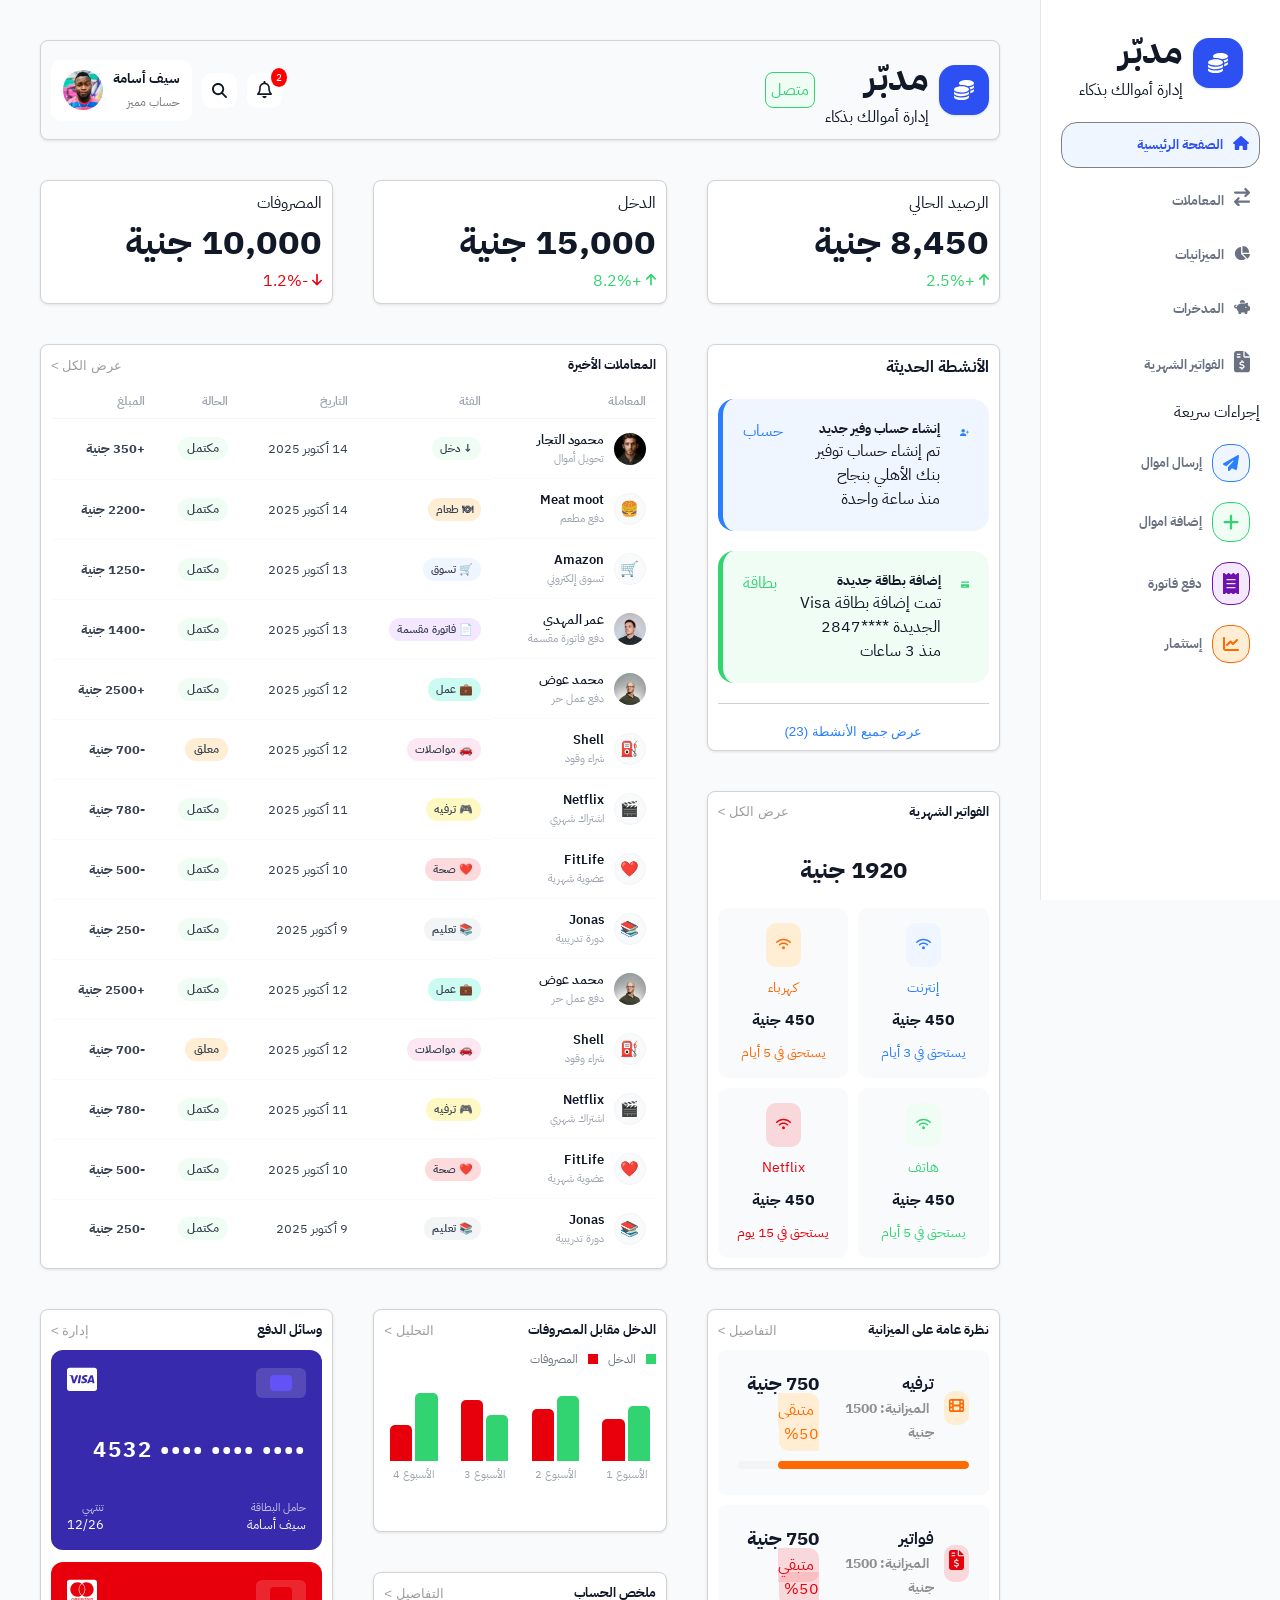
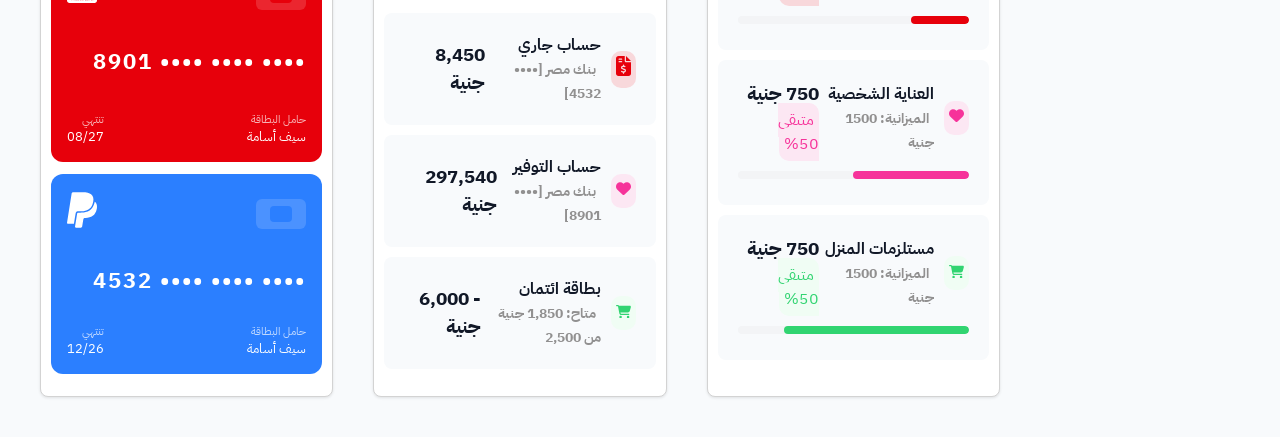
<file: index.html>
<!DOCTYPE html>
<html lang="en">

<head>
    <meta charset="UTF-8">
    <meta name="viewport" content="width=device-width, initial-scale=1.0">
    <link rel="icon" type="image/png" href="./images/favicon-Fp2d0rLL.png">
    <link rel="preconnect" href="https://fonts.googleapis.com" />
    <link rel="preconnect" href="https://fonts.gstatic.com" crossorigin />
    <link href="https://fonts.googleapis.com/css2?family=IBM+Plex+Sans+Arabic:wght@300;400;500;600;700&display=swap"
        rel="stylesheet" />

    <link rel="stylesheet" href="./css/style.css">
    <link rel="stylesheet" href="./css/media.css">
    <title>مدبر | إدارة اموالك بذكاء</title>
</head>

<body>
    <!-- Sidebar -->
    <aside class="sidebar" id="sidebar">
        <div class="sidebar-logo">
            <div class="logo-icon">
                <svg class="svg-inline--fa fa-coins text-white text-lg md:text-xl" aria-hidden="true" focusable="false"
                    data-prefix="fas" data-icon="coins" role="img" xmlns="http://www.w3.org/2000/svg"
                    viewBox="0 0 512 512" data-fa-i2svg="">
                    <path fill="currentColor"
                        d="M512 80c0 18-14.3 34.6-38.4 48c-29.1 16.1-72.5 27.5-122.3 30.9c-3.7-1.8-7.4-3.5-11.3-5C300.6 137.4 248.2 128 192 128c-8.3 0-16.4 .2-24.5 .6l-1.1-.6C142.3 114.6 128 98 128 80c0-44.2 86-80 192-80S512 35.8 512 80zM160.7 161.1c10.2-.7 20.7-1.1 31.3-1.1c62.2 0 117.4 12.3 152.5 31.4C369.3 204.9 384 221.7 384 240c0 4-.7 7.9-2.1 11.7c-4.6 13.2-17 25.3-35 35.5c0 0 0 0 0 0c-.1 .1-.3 .1-.4 .2l0 0 0 0c-.3 .2-.6 .3-.9 .5c-35 19.4-90.8 32-153.6 32c-59.6 0-112.9-11.3-148.2-29.1c-1.9-.9-3.7-1.9-5.5-2.9C14.3 274.6 0 258 0 240c0-34.8 53.4-64.5 128-75.4c10.5-1.5 21.4-2.7 32.7-3.5zM416 240c0-21.9-10.6-39.9-24.1-53.4c28.3-4.4 54.2-11.4 76.2-20.5c16.3-6.8 31.5-15.2 43.9-25.5V176c0 19.3-16.5 37.1-43.8 50.9c-14.6 7.4-32.4 13.7-52.4 18.5c.1-1.8 .2-3.5 .2-5.3zm-32 96c0 18-14.3 34.6-38.4 48c-1.8 1-3.6 1.9-5.5 2.9C304.9 404.7 251.6 416 192 416c-62.8 0-118.6-12.6-153.6-32C14.3 370.6 0 354 0 336V300.6c12.5 10.3 27.6 18.7 43.9 25.5C83.4 342.6 135.8 352 192 352s108.6-9.4 148.1-25.9c7.8-3.2 15.3-6.9 22.4-10.9c6.1-3.4 11.8-7.2 17.2-11.2c1.5-1.1 2.9-2.3 4.3-3.4V304v5.7V336zm32 0V304 278.1c19-4.2 36.5-9.5 52.1-16c16.3-6.8 31.5-15.2 43.9-25.5V272c0 10.5-5 21-14.9 30.9c-16.3 16.3-45 29.7-81.3 38.4c.1-1.7 .2-3.5 .2-5.3zM192 448c56.2 0 108.6-9.4 148.1-25.9c16.3-6.8 31.5-15.2 43.9-25.5V432c0 44.2-86 80-192 80S0 476.2 0 432V396.6c12.5 10.3 27.6 18.7 43.9 25.5C83.4 438.6 135.8 448 192 448z">
                    </path>
                </svg>
            </div>
            <div>
                <h1 class="logo-title">مدبّر</h1>
                <span class="logo-sub">إدارة أموالك بذكاء</span>
            </div>
        </div>
        <div class="side-list">
            <div class="item" id="active-item">
                <span>
                    <svg class="svg-inline--fa fa-house w-5 text-center text-blue-600" aria-hidden="true"
                        focusable="false" data-prefix="fas" data-icon="house" role="img"
                        xmlns="http://www.w3.org/2000/svg" viewBox="0 0 576 512" data-fa-i2svg="">
                        <path fill="currentColor"
                            d="M575.8 255.5c0 18-15 32.1-32 32.1h-32l.7 160.2c0 2.7-.2 5.4-.5 8.1V472c0 22.1-17.9 40-40 40H456c-1.1 0-2.2 0-3.3-.1c-1.4 .1-2.8 .1-4.2 .1H416 392c-22.1 0-40-17.9-40-40V448 384c0-17.7-14.3-32-32-32H256c-17.7 0-32 14.3-32 32v64 24c0 22.1-17.9 40-40 40H160 128.1c-1.5 0-3-.1-4.5-.2c-1.2 .1-2.4 .2-3.6 .2H104c-22.1 0-40-17.9-40-40V360c0-.9 0-1.9 .1-2.8V287.6H32c-18 0-32-14-32-32.1c0-9 3-17 10-24L266.4 8c7-7 15-8 22-8s15 2 21 7L564.8 231.5c8 7 12 15 11 24z">
                        </path>
                    </svg>
                </span>
                <h5>
                    الصفحة الرئيسية
                </h5>
            </div>
            <div class="item">
                <span>
                    <svg class="svg-inline--fa fa-arrow-right-arrow-left w-5 text-center text-gray-500"
                        aria-hidden="true" focusable="false" data-prefix="fas" data-icon="arrow-right-arrow-left"
                        role="img" xmlns="http://www.w3.org/2000/svg" viewBox="0 0 448 512" data-fa-i2svg="">
                        <path fill="currentColor"
                            d="M438.6 150.6c12.5-12.5 12.5-32.8 0-45.3l-96-96c-12.5-12.5-32.8-12.5-45.3 0s-12.5 32.8 0 45.3L338.7 96 32 96C14.3 96 0 110.3 0 128s14.3 32 32 32l306.7 0-41.4 41.4c-12.5 12.5-12.5 32.8 0 45.3s32.8 12.5 45.3 0l96-96zm-333.3 352c12.5 12.5 32.8 12.5 45.3 0s12.5-32.8 0-45.3L109.3 416 416 416c17.7 0 32-14.3 32-32s-14.3-32-32-32l-306.7 0 41.4-41.4c12.5-12.5 12.5-32.8 0-45.3s-32.8-12.5-45.3 0l-96 96c-12.5 12.5-12.5 32.8 0 45.3l96 96z">
                        </path>
                    </svg>
                </span>
                <h5>
                    المعاملات
                </h5>
            </div>
            <div class="item">
                <span>
                    <svg class="svg-inline--fa fa-chart-pie w-5 text-center text-gray-500" aria-hidden="true"
                        focusable="false" data-prefix="fas" data-icon="chart-pie" role="img"
                        xmlns="http://www.w3.org/2000/svg" viewBox="0 0 576 512" data-fa-i2svg="">
                        <path fill="currentColor"
                            d="M304 240V16.6c0-9 7-16.6 16-16.6C443.7 0 544 100.3 544 224c0 9-7.6 16-16.6 16H304zM32 272C32 150.7 122.1 50.3 239 34.3c9.2-1.3 17 6.1 17 15.4V288L412.5 444.5c6.7 6.7 6.2 17.7-1.5 23.1C371.8 495.6 323.8 512 272 512C139.5 512 32 404.6 32 272zm526.4 16c9.3 0 16.6 7.8 15.4 17c-7.7 55.9-34.6 105.6-73.9 142.3c-6 5.6-15.4 5.2-21.2-.7L320 288H558.4z">
                        </path>
                    </svg>
                </span>
                <h5>
                    الميزانيات
                </h5>
            </div>
            <div class="item">
                <span>
                    <svg class="svg-inline--fa fa-piggy-bank w-5 text-center text-gray-500" aria-hidden="true"
                        focusable="false" data-prefix="fas" data-icon="piggy-bank" role="img"
                        xmlns="http://www.w3.org/2000/svg" viewBox="0 0 576 512" data-fa-i2svg="">
                        <path fill="currentColor"
                            d="M400 96l0 .7c-5.3-.4-10.6-.7-16-.7H256c-16.5 0-32.5 2.1-47.8 6c-.1-2-.2-4-.2-6c0-53 43-96 96-96s96 43 96 96zm-16 32c3.5 0 7 .1 10.4 .3c4.2 .3 8.4 .7 12.6 1.3C424.6 109.1 450.8 96 480 96h11.5c10.4 0 18 9.8 15.5 19.9l-13.8 55.2c15.8 14.8 28.7 32.8 37.5 52.9H544c17.7 0 32 14.3 32 32v96c0 17.7-14.3 32-32 32H512c-9.1 12.1-19.9 22.9-32 32v64c0 17.7-14.3 32-32 32H416c-17.7 0-32-14.3-32-32V448H256v32c0 17.7-14.3 32-32 32H192c-17.7 0-32-14.3-32-32V416c-34.9-26.2-58.7-66.3-63.2-112H68c-37.6 0-68-30.4-68-68s30.4-68 68-68h4c13.3 0 24 10.7 24 24s-10.7 24-24 24H68c-11 0-20 9-20 20s9 20 20 20H99.2c12.1-59.8 57.7-107.5 116.3-122.8c12.9-3.4 26.5-5.2 40.5-5.2H384zm64 136a24 24 0 1 0 -48 0 24 24 0 1 0 48 0z">
                        </path>
                    </svg>
                </span>
                <h5>
                    المدخرات
                </h5>
            </div>
            <div class="item">
                <span>
                    <svg class="svg-inline--fa fa-file-invoice-dollar w-5 text-center text-gray-500" aria-hidden="true"
                        focusable="false" data-prefix="fas" data-icon="file-invoice-dollar" role="img"
                        xmlns="http://www.w3.org/2000/svg" viewBox="0 0 384 512" data-fa-i2svg="">
                        <path fill="currentColor"
                            d="M64 0C28.7 0 0 28.7 0 64V448c0 35.3 28.7 64 64 64H320c35.3 0 64-28.7 64-64V160H256c-17.7 0-32-14.3-32-32V0H64zM256 0V128H384L256 0zM64 80c0-8.8 7.2-16 16-16h64c8.8 0 16 7.2 16 16s-7.2 16-16 16H80c-8.8 0-16-7.2-16-16zm0 64c0-8.8 7.2-16 16-16h64c8.8 0 16 7.2 16 16s-7.2 16-16 16H80c-8.8 0-16-7.2-16-16zm128 72c8.8 0 16 7.2 16 16v17.3c8.5 1.2 16.7 3.1 24.1 5.1c8.5 2.3 13.6 11 11.3 19.6s-11 13.6-19.6 11.3c-11.1-3-22-5.2-32.1-5.3c-8.4-.1-17.4 1.8-23.6 5.5c-5.7 3.4-8.1 7.3-8.1 12.8c0 3.7 1.3 6.5 7.3 10.1c6.9 4.1 16.6 7.1 29.2 10.9l.5 .1 0 0 0 0c11.3 3.4 25.3 7.6 36.3 14.6c12.1 7.6 22.4 19.7 22.7 38.2c.3 19.3-9.6 33.3-22.9 41.6c-7.7 4.8-16.4 7.6-25.1 9.1V440c0 8.8-7.2 16-16 16s-16-7.2-16-16V422.2c-11.2-2.1-21.7-5.7-30.9-8.9l0 0c-2.1-.7-4.2-1.4-6.2-2.1c-8.4-2.8-12.9-11.9-10.1-20.2s11.9-12.9 20.2-10.1c2.5 .8 4.8 1.6 7.1 2.4l0 0 0 0 0 0c13.6 4.6 24.6 8.4 36.3 8.7c9.1 .3 17.9-1.7 23.7-5.3c5.1-3.2 7.9-7.3 7.8-14c-.1-4.6-1.8-7.8-7.7-11.6c-6.8-4.3-16.5-7.4-29-11.2l-1.6-.5 0 0c-11-3.3-24.3-7.3-34.8-13.7c-12-7.2-22.6-18.9-22.7-37.3c-.1-19.4 10.8-32.8 23.8-40.5c7.5-4.4 15.8-7.2 24.1-8.7V232c0-8.8 7.2-16 16-16z">
                        </path>
                    </svg>
                </span>
                <h5>
                    الفواتير الشهرية
                </h5>
            </div>
            <span>إجراءات سريعة</span>
            <div class="items-color">

                <div class="item-color">
                    <span>
                        <svg class="svg-inline--fa fa-paper-plane text-blue-600" aria-hidden="true" focusable="false"
                            data-prefix="fas" data-icon="paper-plane" role="img" xmlns="http://www.w3.org/2000/svg"
                            viewBox="0 0 512 512" data-fa-i2svg="">
                            <path fill="currentColor"
                                d="M498.1 5.6c10.1 7 15.4 19.1 13.5 31.2l-64 416c-1.5 9.7-7.4 18.2-16 23s-18.9 5.4-28 1.6L284 427.7l-68.5 74.1c-8.9 9.7-22.9 12.9-35.2 8.1S160 493.2 160 480V396.4c0-4 1.5-7.8 4.2-10.7L331.8 202.8c5.8-6.3 5.6-16-.4-22s-15.7-6.4-22-.7L106 360.8 17.7 316.6C7.1 311.3 .3 300.7 0 288.9s5.9-22.8 16.1-28.7l448-256c10.7-6.1 23.9-5.5 34 1.4z">
                            </path>
                        </svg>
                    </span>
                    <h5>
                        إرسال اموال
                    </h5>
                </div>
                <div class="item-color">
                    <span>
                        <svg class="svg-inline--fa fa-plus text-green-600" aria-hidden="true" focusable="false"
                            data-prefix="fas" data-icon="plus" role="img" xmlns="http://www.w3.org/2000/svg"
                            viewBox="0 0 448 512" data-fa-i2svg="">
                            <path fill="currentColor"
                                d="M256 80c0-17.7-14.3-32-32-32s-32 14.3-32 32V224H48c-17.7 0-32 14.3-32 32s14.3 32 32 32H192V432c0 17.7 14.3 32 32 32s32-14.3 32-32V288H400c17.7 0 32-14.3 32-32s-14.3-32-32-32H256V80z">
                            </path>
                        </svg>
                    </span>
                    <h5>
                        إضافة اموال
                    </h5>
                </div>
                <div class="item-color">
                    <span>
                        <svg class="svg-inline--fa fa-receipt text-purple-600" aria-hidden="true" focusable="false"
                            data-prefix="fas" data-icon="receipt" role="img" xmlns="http://www.w3.org/2000/svg"
                            viewBox="0 0 384 512" data-fa-i2svg="">
                            <path fill="currentColor"
                                d="M14 2.2C22.5-1.7 32.5-.3 39.6 5.8L80 40.4 120.4 5.8c9-7.7 22.3-7.7 31.2 0L192 40.4 232.4 5.8c9-7.7 22.3-7.7 31.2 0L304 40.4 344.4 5.8c7.1-6.1 17.1-7.5 25.6-3.6s14 12.4 14 21.8V488c0 9.4-5.5 17.9-14 21.8s-18.5 2.5-25.6-3.6L304 471.6l-40.4 34.6c-9 7.7-22.3 7.7-31.2 0L192 471.6l-40.4 34.6c-9 7.7-22.3 7.7-31.2 0L80 471.6 39.6 506.2c-7.1 6.1-17.1 7.5-25.6 3.6S0 497.4 0 488V24C0 14.6 5.5 6.1 14 2.2zM96 144c-8.8 0-16 7.2-16 16s7.2 16 16 16H288c8.8 0 16-7.2 16-16s-7.2-16-16-16H96zM80 352c0 8.8 7.2 16 16 16H288c8.8 0 16-7.2 16-16s-7.2-16-16-16H96c-8.8 0-16 7.2-16 16zM96 240c-8.8 0-16 7.2-16 16s7.2 16 16 16H288c8.8 0 16-7.2 16-16s-7.2-16-16-16H96z">
                            </path>
                        </svg>
                    </span>
                    <h5>
                        دفع فاتورة
                    </h5>
                </div>
                <div class="item-color">
                    <span>
                        <svg class="svg-inline--fa fa-chart-line text-orange-600" aria-hidden="true" focusable="false"
                            data-prefix="fas" data-icon="chart-line" role="img" xmlns="http://www.w3.org/2000/svg"
                            viewBox="0 0 512 512" data-fa-i2svg="">
                            <path fill="currentColor"
                                d="M64 64c0-17.7-14.3-32-32-32S0 46.3 0 64V400c0 44.2 35.8 80 80 80H480c17.7 0 32-14.3 32-32s-14.3-32-32-32H80c-8.8 0-16-7.2-16-16V64zm406.6 86.6c12.5-12.5 12.5-32.8 0-45.3s-32.8-12.5-45.3 0L320 210.7l-57.4-57.4c-12.5-12.5-32.8-12.5-45.3 0l-112 112c-12.5 12.5-12.5 32.8 0 45.3s32.8 12.5 45.3 0L240 221.3l57.4 57.4c12.5 12.5 32.8 12.5 45.3 0l128-128z">
                            </path>
                        </svg>
                    </span>
                    <h5>
                        إستثمار
                    </h5>
                </div>
            </div>
        </div>
    </aside>
    <!--main-->
    <div class="main main-wrapper">
        <div class="main-container c1">
            <div class="rifgt">

                <div class="sidebar-logo">
                    <div class="logo-icon">
                        <svg class="svg-inline--fa fa-coins text-white text-lg md:text-xl" aria-hidden="true"
                            focusable="false" data-prefix="fas" data-icon="coins" role="img"
                            xmlns="http://www.w3.org/2000/svg" viewBox="0 0 512 512" data-fa-i2svg="">
                            <path fill="currentColor"
                                d="M512 80c0 18-14.3 34.6-38.4 48c-29.1 16.1-72.5 27.5-122.3 30.9c-3.7-1.8-7.4-3.5-11.3-5C300.6 137.4 248.2 128 192 128c-8.3 0-16.4 .2-24.5 .6l-1.1-.6C142.3 114.6 128 98 128 80c0-44.2 86-80 192-80S512 35.8 512 80zM160.7 161.1c10.2-.7 20.7-1.1 31.3-1.1c62.2 0 117.4 12.3 152.5 31.4C369.3 204.9 384 221.7 384 240c0 4-.7 7.9-2.1 11.7c-4.6 13.2-17 25.3-35 35.5c0 0 0 0 0 0c-.1 .1-.3 .1-.4 .2l0 0 0 0c-.3 .2-.6 .3-.9 .5c-35 19.4-90.8 32-153.6 32c-59.6 0-112.9-11.3-148.2-29.1c-1.9-.9-3.7-1.9-5.5-2.9C14.3 274.6 0 258 0 240c0-34.8 53.4-64.5 128-75.4c10.5-1.5 21.4-2.7 32.7-3.5zM416 240c0-21.9-10.6-39.9-24.1-53.4c28.3-4.4 54.2-11.4 76.2-20.5c16.3-6.8 31.5-15.2 43.9-25.5V176c0 19.3-16.5 37.1-43.8 50.9c-14.6 7.4-32.4 13.7-52.4 18.5c.1-1.8 .2-3.5 .2-5.3zm-32 96c0 18-14.3 34.6-38.4 48c-1.8 1-3.6 1.9-5.5 2.9C304.9 404.7 251.6 416 192 416c-62.8 0-118.6-12.6-153.6-32C14.3 370.6 0 354 0 336V300.6c12.5 10.3 27.6 18.7 43.9 25.5C83.4 342.6 135.8 352 192 352s108.6-9.4 148.1-25.9c7.8-3.2 15.3-6.9 22.4-10.9c6.1-3.4 11.8-7.2 17.2-11.2c1.5-1.1 2.9-2.3 4.3-3.4V304v5.7V336zm32 0V304 278.1c19-4.2 36.5-9.5 52.1-16c16.3-6.8 31.5-15.2 43.9-25.5V272c0 10.5-5 21-14.9 30.9c-16.3 16.3-45 29.7-81.3 38.4c.1-1.7 .2-3.5 .2-5.3zM192 448c56.2 0 108.6-9.4 148.1-25.9c16.3-6.8 31.5-15.2 43.9-25.5V432c0 44.2-86 80-192 80S0 476.2 0 432V396.6c12.5 10.3 27.6 18.7 43.9 25.5C83.4 438.6 135.8 448 192 448z">
                            </path>
                        </svg>
                    </div>
                    <div>
                        <h1 class="logo-title">مدبّر</h1>
                        <span class="logo-sub">إدارة أموالك بذكاء</span>
                    </div>
                </div>
                <div class="active">
                    <span>متصل</span>
                </div>
            </div>
            <div class="left">

                <div class="icons">
                    <div class="icon notification">
                        <svg class="svg-inline--fa fa-bell text-gray-600 group-hover:text-gray-700 text-sm md:text-base"
                            aria-hidden="true" focusable="false" data-prefix="far" data-icon="bell" role="img"
                            xmlns="http://www.w3.org/2000/svg" viewBox="0 0 448 512" data-fa-i2svg="">
                            <path fill="currentColor"
                                d="M224 0c-17.7 0-32 14.3-32 32V49.9C119.5 61.4 64 124.2 64 200v33.4c0 45.4-15.5 89.5-43.8 124.9L5.3 377c-5.8 7.2-6.9 17.1-2.9 25.4S14.8 416 24 416H424c9.2 0 17.6-5.3 21.6-13.6s2.9-18.2-2.9-25.4l-14.9-18.6C399.5 322.9 384 278.8 384 233.4V200c0-75.8-55.5-138.6-128-150.1V32c0-17.7-14.3-32-32-32zm0 96h8c57.4 0 104 46.6 104 104v33.4c0 47.9 13.9 94.6 39.7 134.6H72.3C98.1 328 112 281.3 112 233.4V200c0-57.4 46.6-104 104-104h8zm64 352H224 160c0 17 6.7 33.3 18.7 45.3s28.3 18.7 45.3 18.7s33.3-6.7 45.3-18.7s18.7-28.3 18.7-45.3z">
                            </path>
                        </svg>
                        <span class="badge">2</span>
                    </div>
                    <div class="icon">
                        <svg class="svg-inline--fa fa-magnifying-glass text-gray-600 group-hover:text-gray-700 text-sm md:text-base"
                            aria-hidden="true" focusable="false" data-prefix="fas" data-icon="magnifying-glass"
                            role="img" xmlns="http://www.w3.org/2000/svg" viewBox="0 0 512 512" data-fa-i2svg="">
                            <path fill="currentColor"
                                d="M416 208c0 45.9-14.9 88.3-40 122.7L502.6 457.4c12.5 12.5 12.5 32.8 0 45.3s-32.8 12.5-45.3 0L330.7 376c-34.4 25.2-76.8 40-122.7 40C93.1 416 0 322.9 0 208S93.1 0 208 0S416 93.1 416 208zM208 352a144 144 0 1 0 0-288 144 144 0 1 0 0 288z">
                            </path>
                        </svg>
                    </div>
                </div>
                <div class="profile">
                    <div class="info">
                        <h4>سيف أسامة</h4>
                        <span>حساب مميز</span>
                    </div>
                    <img src="./images/avatar-2.jpg" alt="user">

                </div>


            </div>
        </div>
        <div class="main-container c2 c">
            <span>الرصيد الحالي</span>
            <h2>8,450 جنية</h2>
            <span>
                <svg class="svg-inline--fa fa-arrow-up text-green-600 text-sm ml-1" aria-hidden="true" focusable="false"
                    data-prefix="fas" data-icon="arrow-up" role="img" xmlns="http://www.w3.org/2000/svg"
                    viewBox="0 0 384 512" data-fa-i2svg="">
                    <path fill="currentColor"
                        d="M214.6 41.4c-12.5-12.5-32.8-12.5-45.3 0l-160 160c-12.5 12.5-12.5 32.8 0 45.3s32.8 12.5 45.3 0L160 141.2V448c0 17.7 14.3 32 32 32s32-14.3 32-32V141.2L329.4 246.6c12.5 12.5 32.8 12.5 45.3 0s12.5-32.8 0-45.3l-160-160z">
                    </path>
                </svg>
                +2.5%
            </span>
        </div>
        <div class="main-container c3 c">
            <span>الدخل</span>
            <h2>15,000 جنية</h2>
            <span>
                <svg class="svg-inline--fa fa-arrow-up text-green-600 text-sm ml-1" aria-hidden="true" focusable="false"
                    data-prefix="fas" data-icon="arrow-up" role="img" xmlns="http://www.w3.org/2000/svg"
                    viewBox="0 0 384 512" data-fa-i2svg="">
                    <path fill="currentColor"
                        d="M214.6 41.4c-12.5-12.5-32.8-12.5-45.3 0l-160 160c-12.5 12.5-12.5 32.8 0 45.3s32.8 12.5 45.3 0L160 141.2V448c0 17.7 14.3 32 32 32s32-14.3 32-32V141.2L329.4 246.6c12.5 12.5 32.8 12.5 45.3 0s12.5-32.8 0-45.3l-160-160z">
                    </path>
                </svg>
                +8.2%
            </span>
        </div>
        <div class="main-container c4 c">
            <span>المصروفات</span>
            <h2>10,000 جنية</h2>
            <span>
                <svg class="svg-inline--fa fa-arrow-down text-red-600 text-sm ml-1" aria-hidden="true" focusable="false"
                    data-prefix="fas" data-icon="arrow-down" role="img" xmlns="http://www.w3.org/2000/svg"
                    viewBox="0 0 384 512" data-fa-i2svg="">
                    <path fill="currentColor"
                        d="M169.4 470.6c12.5 12.5 32.8 12.5 45.3 0l160-160c12.5-12.5 12.5-32.8 0-45.3s-32.8-12.5-45.3 0L224 370.8 224 64c0-17.7-14.3-32-32-32s-32 14.3-32 32l0 306.7L54.6 265.4c-12.5-12.5-32.8-12.5-45.3 0s-12.5 32.8 0 45.3l160 160z">
                    </path>
                </svg>
                -1.2%
            </span>
        </div>
        <div class="main-container c5">
            <h4>الأنشطة الحديثة</h4>
            <div class="c5-color c5-one">
                <span>
                    <svg class="svg-inline--fa fa-user-plus text-blue-600 text-sm" aria-hidden="true" focusable="false"
                        data-prefix="fas" data-icon="user-plus" role="img" xmlns="http://www.w3.org/2000/svg"
                        viewBox="0 0 640 512" data-fa-i2svg="">
                        <path fill="currentColor"
                            d="M96 128a128 128 0 1 1 256 0A128 128 0 1 1 96 128zM0 482.3C0 383.8 79.8 304 178.3 304h91.4C368.2 304 448 383.8 448 482.3c0 16.4-13.3 29.7-29.7 29.7H29.7C13.3 512 0 498.7 0 482.3zM504 312V248H440c-13.3 0-24-10.7-24-24s10.7-24 24-24h64V136c0-13.3 10.7-24 24-24s24 10.7 24 24v64h64c13.3 0 24 10.7 24 24s-10.7 24-24 24H552v64c0 13.3-10.7 24-24 24s-24-10.7-24-24z">
                        </path>
                    </svg>
                </span>
                <div class="content">
                    <h5>إنشاء حساب وفير جديد</h5>
                    <p>تم إنشاء حساب توفير بنك الأهلي بنجاح
                        <br>
                        منذ ساعة واحدة

                    </p>
                </div>
                <div class="stuts">
                    <p>
                        حساب
                    </p>
                </div>
            </div>
            <div class="c5-color c5-tow">
                <span>
                    <svg class="svg-inline--fa fa-credit-card text-green-600 text-sm" aria-hidden="true"
                        focusable="false" data-prefix="fas" data-icon="credit-card" role="img"
                        xmlns="http://www.w3.org/2000/svg" viewBox="0 0 576 512" data-fa-i2svg="">
                        <path fill="currentColor"
                            d="M64 32C28.7 32 0 60.7 0 96v32H576V96c0-35.3-28.7-64-64-64H64zM576 224H0V416c0 35.3 28.7 64 64 64H512c35.3 0 64-28.7 64-64V224zM112 352h64c8.8 0 16 7.2 16 16s-7.2 16-16 16H112c-8.8 0-16-7.2-16-16s7.2-16 16-16zm112 16c0-8.8 7.2-16 16-16H368c8.8 0 16 7.2 16 16s-7.2 16-16 16H240c-8.8 0-16-7.2-16-16z">
                        </path>
                    </svg>
                </span>
                <div class="content">
                    <h5>إضافة بطاقة جديدة
                    </h5>
                    <p>
                        تمت إضافة بطاقة Visa الجديدة ****2847
                        <br>
                        منذ 3 ساعات

                    </p>
                </div>
                <div class="stuts">
                    <p>
                        بطاقة
                    </p>
                </div>
            </div>
            <button>
                عرض جميع الأنشطة (23)
            </button>
        </div>
        <div class="main-container c6">
            <div class="title">
                <h5>المعاملات الأخيرة</h5>
                <button>عرض الكل ></button>
            </div>
            <div class="table-scroll">
                <table class="trans-table">
                    <thead>
                        <tr>
                            <th>المعاملة</th>
                            <th>الفئة</th>
                            <th>التاريخ</th>
                            <th>الحالة</th>
                            <th>المبلغ</th>
                        </tr>
                    </thead>
                    <tbody>
                        <tr>
                            <td class="trans-name-cell">
                                <img src="./images/2 (1).jpg" alt="" class="trans-avatar">
                                <div><strong>محمود التجار</strong><small>تحويل أموال</small></div>
                            </td>
                            <td><span class="badge-tag green-tag">↓ دخل</span></td>
                            <td>14 أكتوبر 2025</td>
                            <td><span class="status-tag done-tag">مكتمل</span></td>
                            <td class="amount green-amount">+350 جنية</td>
                        </tr>
                        <tr>
                            <td class="trans-name-cell">
                                <div class="trans-emoji">🍔</div>
                                <div><strong>Meat moot</strong><small>دفع مطعم</small></div>
                            </td>
                            <td><span class="badge-tag orange-tag">🍽 طعام</span></td>
                            <td>14 أكتوبر 2025</td>
                            <td><span class="status-tag done-tag">مكتمل</span></td>
                            <td class="amount red-amount">-2200 جنية</td>
                        </tr>
                        <tr>
                            <td class="trans-name-cell">
                                <div class="trans-emoji">🛒</div>
                                <div><strong>Amazon</strong><small>تسوق إلكتروني</small></div>
                            </td>
                            <td><span class="badge-tag blue-tag">🛒 تسوق</span></td>
                            <td>13 أكتوبر 2025</td>
                            <td><span class="status-tag done-tag">مكتمل</span></td>
                            <td class="amount red-amount">-1250 جنية</td>
                        </tr>
                        <tr>
                            <td class="trans-name-cell">
                                <img src="./images/2 (1).avif" alt="" class="trans-avatar">
                                <div><strong>عمر المهدي</strong><small>دفع فاتورة مقسمة</small></div>
                            </td>
                            <td><span class="badge-tag purple-tag">📄 فاتورة مقسمة</span></td>
                            <td>13 أكتوبر 2025</td>
                            <td><span class="status-tag done-tag">مكتمل</span></td>
                            <td class="amount red-amount">-1400 جنية</td>
                        </tr>
                        <tr>
                            <td class="trans-name-cell">
                                <img src="./images/2 (2).jpg" alt="" class="trans-avatar">
                                <div><strong>محمد عوض</strong><small>دفع عمل حر</small></div>
                            </td>
                            <td><span class="badge-tag teal-tag">💼 عمل</span></td>
                            <td>12 أكتوبر 2025</td>
                            <td><span class="status-tag done-tag">مكتمل</span></td>
                            <td class="amount green-amount">+2500 جنية</td>
                        </tr>
                        <tr>
                            <td class="trans-name-cell">
                                <div class="trans-emoji">⛽</div>
                                <div><strong>Shell</strong><small>شراء وقود</small></div>
                            </td>
                            <td><span class="badge-tag pink-tag">🚗 مواصلات</span></td>
                            <td>12 أكتوبر 2025</td>
                            <td><span class="status-tag pending-tag">معلق</span></td>
                            <td class="amount red-amount">-700 جنية</td>
                        </tr>
                        <tr>
                            <td class="trans-name-cell">
                                <div class="trans-emoji">🎬</div>
                                <div><strong>Netflix</strong><small>اشتراك شهري</small></div>
                            </td>
                            <td><span class="badge-tag yellow-tag">🎮 ترفيه</span></td>
                            <td>11 أكتوبر 2025</td>
                            <td><span class="status-tag done-tag">مكتمل</span></td>
                            <td class="amount red-amount">-780 جنية</td>
                        </tr>
                        <tr>
                            <td class="trans-name-cell">
                                <div class="trans-emoji">❤️</div>
                                <div><strong>FitLife</strong><small>عضوية شهرية</small></div>
                            </td>
                            <td><span class="badge-tag red-tag">❤️ صحة</span></td>
                            <td>10 أكتوبر 2025</td>
                            <td><span class="status-tag done-tag">مكتمل</span></td>
                            <td class="amount red-amount">-500 جنية</td>
                        </tr>
                        <tr>
                            <td class="trans-name-cell">
                                <div class="trans-emoji">📚</div>
                                <div><strong>Jonas</strong><small>دورة تدريبية</small></div>
                            </td>
                            <td><span class="badge-tag gray-tag">📚 تعليم</span></td>
                            <td>9 أكتوبر 2025</td>
                            <td><span class="status-tag done-tag">مكتمل</span></td>
                            <td class="amount red-amount">-250 جنية</td>
                        </tr>
                        <tr>
                            <td class="trans-name-cell">
                                <img src="./images/2 (2).jpg" alt="" class="trans-avatar">
                                <div><strong>محمد عوض</strong><small>دفع عمل حر</small></div>
                            </td>
                            <td><span class="badge-tag teal-tag">💼 عمل</span></td>
                            <td>12 أكتوبر 2025</td>
                            <td><span class="status-tag done-tag">مكتمل</span></td>
                            <td class="amount green-amount">+2500 جنية</td>
                        </tr>
                        <tr>
                            <td class="trans-name-cell">
                                <div class="trans-emoji">⛽</div>
                                <div><strong>Shell</strong><small>شراء وقود</small></div>
                            </td>
                            <td><span class="badge-tag pink-tag">🚗 مواصلات</span></td>
                            <td>12 أكتوبر 2025</td>
                            <td><span class="status-tag pending-tag">معلق</span></td>
                            <td class="amount red-amount">-700 جنية</td>
                        </tr>
                        <tr>
                            <td class="trans-name-cell">
                                <div class="trans-emoji">🎬</div>
                                <div><strong>Netflix</strong><small>اشتراك شهري</small></div>
                            </td>
                            <td><span class="badge-tag yellow-tag">🎮 ترفيه</span></td>
                            <td>11 أكتوبر 2025</td>
                            <td><span class="status-tag done-tag">مكتمل</span></td>
                            <td class="amount red-amount">-780 جنية</td>
                        </tr>
                        <tr>
                            <td class="trans-name-cell">
                                <div class="trans-emoji">❤️</div>
                                <div><strong>FitLife</strong><small>عضوية شهرية</small></div>
                            </td>
                            <td><span class="badge-tag red-tag">❤️ صحة</span></td>
                            <td>10 أكتوبر 2025</td>
                            <td><span class="status-tag done-tag">مكتمل</span></td>
                            <td class="amount red-amount">-500 جنية</td>
                        </tr>
                        <tr>
                            <td class="trans-name-cell">
                                <div class="trans-emoji">📚</div>
                                <div><strong>Jonas</strong><small>دورة تدريبية</small></div>
                            </td>
                            <td><span class="badge-tag gray-tag">📚 تعليم</span></td>
                            <td>9 أكتوبر 2025</td>
                            <td><span class="status-tag done-tag">مكتمل</span></td>
                            <td class="amount red-amount">-250 جنية</td>
                        </tr>
                    </tbody>
                </table>
            </div>
        </div>
        <div class="main-container c7">
            <div class="title">
                <h5>
                    الفواتير الشهرية
                </h5>
                <button>
                    عرض الكل >
                </button>
            </div>
            <div class="main-title">
                <h2>
                    1920 جنية
                </h2>
            </div>
            <div class="cards">
                <div class="card card-blue">
                    <span>
                        <svg class="svg-inline--fa fa-wifi text-blue-600 text-sm" aria-hidden="true" focusable="false"
                            data-prefix="fas" data-icon="wifi" role="img" xmlns="http://www.w3.org/2000/svg"
                            viewBox="0 0 640 512" data-fa-i2svg="">
                            <path fill="currentColor"
                                d="M54.2 202.9C123.2 136.7 216.8 96 320 96s196.8 40.7 265.8 106.9c12.8 12.2 33 11.8 45.2-.9s11.8-33-.9-45.2C549.7 79.5 440.4 32 320 32S90.3 79.5 9.8 156.7C-2.9 169-3.3 189.2 8.9 202s32.5 13.2 45.2 .9zM320 256c56.8 0 108.6 21.1 148.2 56c13.3 11.7 33.5 10.4 45.2-2.8s10.4-33.5-2.8-45.2C459.8 219.2 393 192 320 192s-139.8 27.2-190.5 72c-13.3 11.7-14.5 31.9-2.8 45.2s31.9 14.5 45.2 2.8c39.5-34.9 91.3-56 148.2-56zm64 160a64 64 0 1 0 -128 0 64 64 0 1 0 128 0z">
                            </path>
                        </svg>
                    </span>
                    <p>
                        إنترنت
                    </p>
                    <h4>
                        450 جنية
                    </h4>
                    <p>
                        يستحق في 3 أيام
                    </p>
                </div>
                <div class="card card-orange">
                    <span>
                        <svg class="svg-inline--fa fa-wifi text-blue-600 text-sm" aria-hidden="true" focusable="false"
                            data-prefix="fas" data-icon="wifi" role="img" xmlns="http://www.w3.org/2000/svg"
                            viewBox="0 0 640 512" data-fa-i2svg="">
                            <path fill="currentColor"
                                d="M54.2 202.9C123.2 136.7 216.8 96 320 96s196.8 40.7 265.8 106.9c12.8 12.2 33 11.8 45.2-.9s11.8-33-.9-45.2C549.7 79.5 440.4 32 320 32S90.3 79.5 9.8 156.7C-2.9 169-3.3 189.2 8.9 202s32.5 13.2 45.2 .9zM320 256c56.8 0 108.6 21.1 148.2 56c13.3 11.7 33.5 10.4 45.2-2.8s10.4-33.5-2.8-45.2C459.8 219.2 393 192 320 192s-139.8 27.2-190.5 72c-13.3 11.7-14.5 31.9-2.8 45.2s31.9 14.5 45.2 2.8c39.5-34.9 91.3-56 148.2-56zm64 160a64 64 0 1 0 -128 0 64 64 0 1 0 128 0z">
                            </path>
                        </svg>
                    </span>
                    <p>
                        كهرباء
                    </p>
                    <h4>
                        450 جنية
                    </h4>
                    <p>
                        يستحق في 5 أيام

                    </p>
                </div>
                <div class="card card-green">
                    <span>
                        <svg class="svg-inline--fa fa-wifi text-blue-600 text-sm" aria-hidden="true" focusable="false"
                            data-prefix="fas" data-icon="wifi" role="img" xmlns="http://www.w3.org/2000/svg"
                            viewBox="0 0 640 512" data-fa-i2svg="">
                            <path fill="currentColor"
                                d="M54.2 202.9C123.2 136.7 216.8 96 320 96s196.8 40.7 265.8 106.9c12.8 12.2 33 11.8 45.2-.9s11.8-33-.9-45.2C549.7 79.5 440.4 32 320 32S90.3 79.5 9.8 156.7C-2.9 169-3.3 189.2 8.9 202s32.5 13.2 45.2 .9zM320 256c56.8 0 108.6 21.1 148.2 56c13.3 11.7 33.5 10.4 45.2-2.8s10.4-33.5-2.8-45.2C459.8 219.2 393 192 320 192s-139.8 27.2-190.5 72c-13.3 11.7-14.5 31.9-2.8 45.2s31.9 14.5 45.2 2.8c39.5-34.9 91.3-56 148.2-56zm64 160a64 64 0 1 0 -128 0 64 64 0 1 0 128 0z">
                            </path>
                        </svg>
                    </span>
                    <p>
                        هاتف </p>
                    <h4>
                        450 جنية
                    </h4>
                    <p>
                        يستحق في 5 أيام

                    </p>
                </div>
                <div class="card card-red">
                    <span>
                        <svg class="svg-inline--fa fa-wifi text-blue-600 text-sm" aria-hidden="true" focusable="false"
                            data-prefix="fas" data-icon="wifi" role="img" xmlns="http://www.w3.org/2000/svg"
                            viewBox="0 0 640 512" data-fa-i2svg="">
                            <path fill="currentColor"
                                d="M54.2 202.9C123.2 136.7 216.8 96 320 96s196.8 40.7 265.8 106.9c12.8 12.2 33 11.8 45.2-.9s11.8-33-.9-45.2C549.7 79.5 440.4 32 320 32S90.3 79.5 9.8 156.7C-2.9 169-3.3 189.2 8.9 202s32.5 13.2 45.2 .9zM320 256c56.8 0 108.6 21.1 148.2 56c13.3 11.7 33.5 10.4 45.2-2.8s10.4-33.5-2.8-45.2C459.8 219.2 393 192 320 192s-139.8 27.2-190.5 72c-13.3 11.7-14.5 31.9-2.8 45.2s31.9 14.5 45.2 2.8c39.5-34.9 91.3-56 148.2-56zm64 160a64 64 0 1 0 -128 0 64 64 0 1 0 128 0z">
                            </path>
                        </svg>
                    </span>
                    <p>
                        Netflix
                    </p>
                    <h4>
                        450 جنية
                    </h4>
                    <p>
                        يستحق في 15 يوم

                    </p>
                </div>
            </div>
        </div>
        <div class="main-container c8">
            <div class="title">
                <h5>نظرة عامة على الميزانية</h5>
                <button>التفاصيل ></button>
            </div>
            <div class="c8-cards">
                <div class="c8-card c8-card-orange">
                    <div class="content">
                        <div class="main-head">
                            <span>
                                <svg class="svg-inline--fa fa-film text-orange-600" aria-hidden="true" focusable="false"
                                    data-prefix="fas" data-icon="film" role="img" xmlns="http://www.w3.org/2000/svg"
                                    viewBox="0 0 512 512" data-fa-i2svg="">
                                    <path fill="currentColor"
                                        d="M0 96C0 60.7 28.7 32 64 32H448c35.3 0 64 28.7 64 64V416c0 35.3-28.7 64-64 64H64c-35.3 0-64-28.7-64-64V96zM48 368v32c0 8.8 7.2 16 16 16H96c8.8 0 16-7.2 16-16V368c0-8.8-7.2-16-16-16H64c-8.8 0-16 7.2-16 16zm368-16c-8.8 0-16 7.2-16 16v32c0 8.8 7.2 16 16 16h32c8.8 0 16-7.2 16-16V368c0-8.8-7.2-16-16-16H416zM48 240v32c0 8.8 7.2 16 16 16H96c8.8 0 16-7.2 16-16V240c0-8.8-7.2-16-16-16H64c-8.8 0-16 7.2-16 16zm368-16c-8.8 0-16 7.2-16 16v32c0 8.8 7.2 16 16 16h32c8.8 0 16-7.2 16-16V240c0-8.8-7.2-16-16-16H416zM48 112v32c0 8.8 7.2 16 16 16H96c8.8 0 16-7.2 16-16V112c0-8.8-7.2-16-16-16H64c-8.8 0-16 7.2-16 16zM416 96c-8.8 0-16 7.2-16 16v32c0 8.8 7.2 16 16 16h32c8.8 0 16-7.2 16-16V112c0-8.8-7.2-16-16-16H416zM160 128v64c0 17.7 14.3 32 32 32H320c17.7 0 32-14.3 32-32V128c0-17.7-14.3-32-32-32H192c-17.7 0-32 14.3-32 32zm32 160c-17.7 0-32 14.3-32 32v64c0 17.7 14.3 32 32 32H320c17.7 0 32-14.3 32-32V320c0-17.7-14.3-32-32-32H192z">
                                    </path>
                                </svg>
                            </span>
                            <h4>
                                ترفيه
                                <br>
                                <span>
                                    الميزانية: 1500 جنية

                                </span>
                            </h4>


                        </div>
                        <div class="sub-head">
                            <h3>750 جنية</h3>
                            <span>
                                متبقي 50%
                            </span>
                        </div>
                    </div>
                    <div class="main-budget-bar">
                        <div class="main-budget-fill" style="width:82.5%"></div>
                    </div>
                </div>
                <div class="c8-card c8-card-red">
                    <div class="content">
                        <div class="main-head">
                            <span>
                                <svg class="svg-inline--fa fa-file-invoice-dollar text-red-600" aria-hidden="true"
                                    focusable="false" data-prefix="fas" data-icon="file-invoice-dollar" role="img"
                                    xmlns="http://www.w3.org/2000/svg" viewBox="0 0 384 512" data-fa-i2svg="">
                                    <path fill="currentColor"
                                        d="M64 0C28.7 0 0 28.7 0 64V448c0 35.3 28.7 64 64 64H320c35.3 0 64-28.7 64-64V160H256c-17.7 0-32-14.3-32-32V0H64zM256 0V128H384L256 0zM64 80c0-8.8 7.2-16 16-16h64c8.8 0 16 7.2 16 16s-7.2 16-16 16H80c-8.8 0-16-7.2-16-16zm0 64c0-8.8 7.2-16 16-16h64c8.8 0 16 7.2 16 16s-7.2 16-16 16H80c-8.8 0-16-7.2-16-16zm128 72c8.8 0 16 7.2 16 16v17.3c8.5 1.2 16.7 3.1 24.1 5.1c8.5 2.3 13.6 11 11.3 19.6s-11 13.6-19.6 11.3c-11.1-3-22-5.2-32.1-5.3c-8.4-.1-17.4 1.8-23.6 5.5c-5.7 3.4-8.1 7.3-8.1 12.8c0 3.7 1.3 6.5 7.3 10.1c6.9 4.1 16.6 7.1 29.2 10.9l.5 .1 0 0 0 0c11.3 3.4 25.3 7.6 36.3 14.6c12.1 7.6 22.4 19.7 22.7 38.2c.3 19.3-9.6 33.3-22.9 41.6c-7.7 4.8-16.4 7.6-25.1 9.1V440c0 8.8-7.2 16-16 16s-16-7.2-16-16V422.2c-11.2-2.1-21.7-5.7-30.9-8.9l0 0c-2.1-.7-4.2-1.4-6.2-2.1c-8.4-2.8-12.9-11.9-10.1-20.2s11.9-12.9 20.2-10.1c2.5 .8 4.8 1.6 7.1 2.4l0 0 0 0 0 0c13.6 4.6 24.6 8.4 36.3 8.7c9.1 .3 17.9-1.7 23.7-5.3c5.1-3.2 7.9-7.3 7.8-14c-.1-4.6-1.8-7.8-7.7-11.6c-6.8-4.3-16.5-7.4-29-11.2l-1.6-.5 0 0c-11-3.3-24.3-7.3-34.8-13.7c-12-7.2-22.6-18.9-22.7-37.3c-.1-19.4 10.8-32.8 23.8-40.5c7.5-4.4 15.8-7.2 24.1-8.7V232c0-8.8 7.2-16 16-16z">
                                    </path>
                                </svg>
                            </span>
                            <h4>
                                فواتير
                                <br>
                                <span>
                                    الميزانية: 1500 جنية

                                </span>
                            </h4>
                        </div>
                        <div class="sub-head">
                            <h3>750 جنية</h3>
                            <span>
                                متبقي 50%
                            </span>
                        </div>
                    </div>
                    <div class="main-budget-bar">
                        <div class="main-budget-fill" style="width:25%"></div>
                    </div>
                </div>
                <div class="c8-card c8-card-pink">
                    <div class="content">
                        <div class="main-head">
                            <span>
                                <svg class="svg-inline--fa fa-heart text-pink-600" aria-hidden="true" focusable="false"
                                    data-prefix="fas" data-icon="heart" role="img" xmlns="http://www.w3.org/2000/svg"
                                    viewBox="0 0 512 512" data-fa-i2svg="">
                                    <path fill="currentColor"
                                        d="M47.6 300.4L228.3 469.1c7.5 7 17.4 10.9 27.7 10.9s20.2-3.9 27.7-10.9L464.4 300.4c30.4-28.3 47.6-68 47.6-109.5v-5.8c0-69.9-50.5-129.5-119.4-141C347 36.5 300.6 51.4 268 84L256 96 244 84c-32.6-32.6-79-47.5-124.6-39.9C50.5 55.6 0 115.2 0 185.1v5.8c0 41.5 17.2 81.2 47.6 109.5z">
                                    </path>
                                </svg>
                            </span>
                            <h4>
                                العناية الشخصية


                                <br>
                                <span>
                                    الميزانية: 1500 جنية

                                </span>
                            </h4>
                        </div>
                        <div class="sub-head">
                            <h3>750 جنية</h3>
                            <span>
                                متبقي 50%
                            </span>
                        </div>
                    </div>
                    <div class="main-budget-bar">
                        <div class="main-budget-fill" style="width:50%"></div>
                    </div>
                </div>
                <div class="c8-card c8-card-green">
                    <div class="content">
                        <div class="main-head">
                            <span>
                                <svg class="svg-inline--fa fa-cart-shopping text-green-600" aria-hidden="true"
                                    focusable="false" data-prefix="fas" data-icon="cart-shopping" role="img"
                                    xmlns="http://www.w3.org/2000/svg" viewBox="0 0 576 512" data-fa-i2svg="">
                                    <path fill="currentColor"
                                        d="M0 24C0 10.7 10.7 0 24 0H69.5c22 0 41.5 12.8 50.6 32h411c26.3 0 45.5 25 38.6 50.4l-41 152.3c-8.5 31.4-37 53.3-69.5 53.3H170.7l5.4 28.5c2.2 11.3 12.1 19.5 23.6 19.5H488c13.3 0 24 10.7 24 24s-10.7 24-24 24H199.7c-34.6 0-64.3-24.6-70.7-58.5L77.4 54.5c-.7-3.8-4-6.5-7.9-6.5H24C10.7 48 0 37.3 0 24zM128 464a48 48 0 1 1 96 0 48 48 0 1 1 -96 0zm336-48a48 48 0 1 1 0 96 48 48 0 1 1 0-96z">
                                    </path>
                                </svg>
                            </span>
                            <h4>
                                مستلزمات المنزل


                                <br>
                                <span>
                                    الميزانية: 1500 جنية

                                </span>
                            </h4>
                        </div>
                        <div class="sub-head">
                            <h3>750 جنية</h3>
                            <span>
                                متبقي 50%
                            </span>
                        </div>
                    </div>
                    <div class="main-budget-bar">
                        <div class="main-budget-fill" style="width:80%"></div>
                    </div>
                </div>
            </div>
        </div>
        <div class="main-container c9">
            <div class="title">
                <h5>الدخل مقابل المصروفات</h5>
                <button>التحليل ></button>
            </div>

            <div class="chart-legend">
                <span class="legend-dot ld-green"></span> الدخل
                <span class="legend-dot ld-red"></span> المصروفات
            </div>
            <div class="bar-chart">
                <div class="bar-group">
                    <div class="bars">
                        <div class="bar b-green" style="height:72%"></div>
                        <div class="bar b-red" style="height:55%"></div>
                    </div>
                    <p class="bar-lbl">الأسبوع 1</p>
                </div>
                <div class="bar-group">
                    <div class="bars">
                        <div class="bar b-green" style="height:85%"></div>
                        <div class="bar b-red" style="height:68%"></div>
                    </div>
                    <p class="bar-lbl">الأسبوع 2</p>
                </div>
                <div class="bar-group">
                    <div class="bars">
                        <div class="bar b-green" style="height:60%"></div>
                        <div class="bar b-red" style="height:80%"></div>
                    </div>
                    <p class="bar-lbl">الأسبوع 3</p>
                </div>
                <div class="bar-group">
                    <div class="bars">
                        <div class="bar b-green" style="height:90%"></div>
                        <div class="bar b-red" style="height:48%"></div>
                    </div>
                    <p class="bar-lbl">الأسبوع 4</p>
                </div>
            </div>
        </div>
        <div class="main-container c10">
            <div class="title">
                <h5>وسائل الدفع</h5>
                <button>إدارة ></button>
            </div>
            <div class="card-flip-wrapper">
                <div class="card-flip">
                    <!-- FRONT -->
                    <div class="pay-card pay-front visa-front">
                        <div class="card-top">
                            <div class="card-chip">
                                <div class="chip-inner"></div>
                            </div>
                            <div class="card-logo">
                                <!-- VISA ICON -->
                                <svg class="svg-inline--fa fa-cc-visa text-white text-3xl" aria-hidden="true"
                                    focusable="false" data-prefix="fab" data-icon="cc-visa" role="img"
                                    xmlns="http://www.w3.org/2000/svg" viewBox="0 0 576 512" data-fa-i2svg="">
                                    <path fill="currentColor"
                                        d="M470.1 231.3s7.6 37.2 9.3 45H446c3.3-8.9 16-43.5 16-43.5-.2.3 3.3-9.1 5.3-14.9l2.8 13.4zM576 80v352c0 26.5-21.5 48-48 48H48c-26.5 0-48-21.5-48-48V80c0-26.5 21.5-48 48-48h480c26.5 0 48 21.5 48 48zM152.5 331.2L215.7 176h-42.5l-39.3 106-4.3-21.5-14-71.4c-2.3-9.9-9.4-12.7-18.2-13.1H32.7l-.7 3.1c15.8 4 29.9 9.8 42.2 17.1l35.8 135h42.5zm94.4.2L272.1 176h-40.2l-25.1 155.4h40.1zm139.9-50.8c.2-17.7-10.6-31.2-33.7-42.3-14.1-7.1-22.7-11.9-22.7-19.2.2-6.6 7.3-13.4 23.1-13.4 13.1-.3 22.7 2.8 29.9 5.9l3.6 1.7 5.5-33.6c-7.9-3.1-20.5-6.6-36-6.6-39.7 0-67.6 21.2-67.8 51.4-.3 22.3 20 34.7 35.2 42.2 15.5 7.6 20.8 12.6 20.8 19.3-.2 10.4-12.6 15.2-24.1 15.2-16 0-24.6-2.5-37.7-8.3l-5.3-2.5-5.6 34.9c9.4 4.3 26.8 8.1 44.8 8.3 42.2.1 69.7-20.8 70-53zM528 331.4L495.6 176h-31.1c-9.6 0-16.9 2.8-21 12.9l-59.7 142.5H426s6.9-19.2 8.4-23.3H486c1.2 5.5 4.8 23.3 4.8 23.3H528z">
                                    </path>
                                </svg>
                            </div>
                        </div>

                        <div class="card-number">
                            •••• •••• •••• 4532
                        </div>

                        <div class="card-bottom">
                            <div>
                                <small>حامل البطاقة</small>
                                <p>سيف أسامة</p>
                            </div>

                            <div>
                                <small>تنتهي</small>
                                <p>12/26</p>
                            </div>
                        </div>

                    </div>
                    <!-- BACK -->
                    <div class="pay-card pay-back visa-back">
                        <div class="div-black">

                        </div>
                        <p>
                            توقيع معتمد - غير صالحة بدون توقيع

                        </p>
                        <div class="div-white">
                            4532
                        </div>
                        <div class="number-white">
                            <p>
                                CVV
                            </p>
                            <div class="content">
                                123
                            </div>
                        </div>
                    </div>
                </div>
            </div>
            <div class="card-flip-wrapper payment">
                <div class="card-flip">
                    <!-- FRONT -->
                    <div class="pay-card pay-front visa-front">
                        <div class="card-top">
                            <div class="card-chip">
                                <div class="chip-inner"></div>
                            </div>
                            <div class="card-logo">
                                <svg class="svg-inline--fa fa-cc-mastercard text-white text-3xl" aria-hidden="true"
                                    focusable="false" data-prefix="fab" data-icon="cc-mastercard" role="img"
                                    xmlns="http://www.w3.org/2000/svg" viewBox="0 0 576 512" data-fa-i2svg="">
                                    <path fill="currentColor"
                                        d="M482.9 410.3c0 6.8-4.6 11.7-11.2 11.7-6.8 0-11.2-5.2-11.2-11.7 0-6.5 4.4-11.7 11.2-11.7 6.6 0 11.2 5.2 11.2 11.7zm-310.8-11.7c-7.1 0-11.2 5.2-11.2 11.7 0 6.5 4.1 11.7 11.2 11.7 6.5 0 10.9-4.9 10.9-11.7-.1-6.5-4.4-11.7-10.9-11.7zm117.5-.3c-5.4 0-8.7 3.5-9.5 8.7h19.1c-.9-5.7-4.4-8.7-9.6-8.7zm107.8.3c-6.8 0-10.9 5.2-10.9 11.7 0 6.5 4.1 11.7 10.9 11.7 6.8 0 11.2-4.9 11.2-11.7 0-6.5-4.4-11.7-11.2-11.7zm105.9 26.1c0 .3.3.5.3 1.1 0 .3-.3.5-.3 1.1-.3.3-.3.5-.5.8-.3.3-.5.5-1.1.5-.3.3-.5.3-1.1.3-.3 0-.5 0-1.1-.3-.3 0-.5-.3-.8-.5-.3-.3-.5-.5-.5-.8-.3-.5-.3-.8-.3-1.1 0-.5 0-.8.3-1.1 0-.5.3-.8.5-1.1.3-.3.5-.3.8-.5.5-.3.8-.3 1.1-.3.5 0 .8 0 1.1.3.5.3.8.3 1.1.5s.2.6.5 1.1zm-2.2 1.4c.5 0 .5-.3.8-.3.3-.3.3-.5.3-.8 0-.3 0-.5-.3-.8-.3 0-.5-.3-1.1-.3h-1.6v3.5h.8V426h.3l1.1 1.4h.8l-1.1-1.3zM576 81v352c0 26.5-21.5 48-48 48H48c-26.5 0-48-21.5-48-48V81c0-26.5 21.5-48 48-48h480c26.5 0 48 21.5 48 48zM64 220.6c0 76.5 62.1 138.5 138.5 138.5 27.2 0 53.9-8.2 76.5-23.1-72.9-59.3-72.4-171.2 0-230.5-22.6-15-49.3-23.1-76.5-23.1-76.4-.1-138.5 62-138.5 138.2zm224 108.8c70.5-55 70.2-162.2 0-217.5-70.2 55.3-70.5 162.6 0 217.5zm-142.3 76.3c0-8.7-5.7-14.4-14.7-14.7-4.6 0-9.5 1.4-12.8 6.5-2.4-4.1-6.5-6.5-12.2-6.5-3.8 0-7.6 1.4-10.6 5.4V392h-8.2v36.7h8.2c0-18.9-2.5-30.2 9-30.2 10.2 0 8.2 10.2 8.2 30.2h7.9c0-18.3-2.5-30.2 9-30.2 10.2 0 8.2 10 8.2 30.2h8.2v-23zm44.9-13.7h-7.9v4.4c-2.7-3.3-6.5-5.4-11.7-5.4-10.3 0-18.2 8.2-18.2 19.3 0 11.2 7.9 19.3 18.2 19.3 5.2 0 9-1.9 11.7-5.4v4.6h7.9V392zm40.5 25.6c0-15-22.9-8.2-22.9-15.2 0-5.7 11.9-4.8 18.5-1.1l3.3-6.5c-9.4-6.1-30.2-6-30.2 8.2 0 14.3 22.9 8.3 22.9 15 0 6.3-13.5 5.8-20.7.8l-3.5 6.3c11.2 7.6 32.6 6 32.6-7.5zm35.4 9.3l-2.2-6.8c-3.8 2.1-12.2 4.4-12.2-4.1v-16.6h13.1V392h-13.1v-11.2h-8.2V392h-7.6v7.3h7.6V416c0 17.6 17.3 14.4 22.6 10.9zm13.3-13.4h27.5c0-16.2-7.4-22.6-17.4-22.6-10.6 0-18.2 7.9-18.2 19.3 0 20.5 22.6 23.9 33.8 14.2l-3.8-6c-7.8 6.4-19.6 5.8-21.9-4.9zm59.1-21.5c-4.6-2-11.6-1.8-15.2 4.4V392h-8.2v36.7h8.2V408c0-11.6 9.5-10.1 12.8-8.4l2.4-7.6zm10.6 18.3c0-11.4 11.6-15.1 20.7-8.4l3.8-6.5c-11.6-9.1-32.7-4.1-32.7 15 0 19.8 22.4 23.8 32.7 15l-3.8-6.5c-9.2 6.5-20.7 2.6-20.7-8.6zm66.7-18.3H408v4.4c-8.3-11-29.9-4.8-29.9 13.9 0 19.2 22.4 24.7 29.9 13.9v4.6h8.2V392zm33.7 0c-2.4-1.2-11-2.9-15.2 4.4V392h-7.9v36.7h7.9V408c0-11 9-10.3 12.8-8.4l2.4-7.6zm40.3-14.9h-7.9v19.3c-8.2-10.9-29.9-5.1-29.9 13.9 0 19.4 22.5 24.6 29.9 13.9v4.6h7.9v-51.7zm7.6-75.1v4.6h.8V302h1.9v-.8h-4.6v.8h1.9zm6.6 123.8c0-.5 0-1.1-.3-1.6-.3-.3-.5-.8-.8-1.1-.3-.3-.8-.5-1.1-.8-.5 0-1.1-.3-1.6-.3-.3 0-.8.3-1.4.3-.5.3-.8.5-1.1.8-.5.3-.8.8-.8 1.1-.3.5-.3 1.1-.3 1.6 0 .3 0 .8.3 1.4 0 .3.3.8.8 1.1.3.3.5.5 1.1.8.5.3 1.1.3 1.4.3.5 0 1.1 0 1.6-.3.3-.3.8-.5 1.1-.8.3-.3.5-.8.8-1.1.3-.6.3-1.1.3-1.4zm3.2-124.7h-1.4l-1.6 3.5-1.6-3.5h-1.4v5.4h.8v-4.1l1.6 3.5h1.1l1.4-3.5v4.1h1.1v-5.4zm4.4-80.5c0-76.2-62.1-138.3-138.5-138.3-27.2 0-53.9 8.2-76.5 23.1 72.1 59.3 73.2 171.5 0 230.5 22.6 15 49.5 23.1 76.5 23.1 76.4.1 138.5-61.9 138.5-138.4z">
                                    </path>
                                </svg>
                            </div>
                        </div>

                        <div class="card-number">
                            •••• •••• •••• 8901
                        </div>

                        <div class="card-bottom">
                            <div>
                                <small>حامل البطاقة</small>
                                <p>سيف أسامة</p>
                            </div>

                            <div>
                                <small>تنتهي</small>
                                <p>08/27</p>
                            </div>
                        </div>

                    </div>
                    <!-- BACK -->
                    <div class="pay-card pay-back visa-back">
                        <div class="div-black">

                        </div>
                        <p>
                            توقيع معتمد - غير صالحة بدون توقيع

                        </p>
                        <div class="div-white">
                            4532
                        </div>
                        <div class="number-white">
                            <p>
                                CVV
                            </p>
                            <div class="content">
                                123
                            </div>
                        </div>
                    </div>
                </div>
            </div>
            <div class="card-flip-wrapper paypal">
                <div class="card-flip">
                    <!-- FRONT -->
                    <div class="pay-card pay-front visa-front">
                        <div class="card-top">
                            <div class="card-chip">
                                <div class="chip-inner"></div>
                            </div>
                            <div class="card-logo">
                                <svg class="svg-inline--fa fa-paypal text-white text-3xl" aria-hidden="true"
                                    focusable="false" data-prefix="fab" data-icon="paypal" role="img"
                                    xmlns="http://www.w3.org/2000/svg" viewBox="0 0 384 512" data-fa-i2svg="">
                                    <path fill="currentColor"
                                        d="M111.4 295.9c-3.5 19.2-17.4 108.7-21.5 134-.3 1.8-1 2.5-3 2.5H12.3c-7.6 0-13.1-6.6-12.1-13.9L58.8 46.6c1.5-9.6 10.1-16.9 20-16.9 152.3 0 165.1-3.7 204 11.4 60.1 23.3 65.6 79.5 44 140.3-21.5 62.6-72.5 89.5-140.1 90.3-43.4.7-69.5-7-75.3 24.2zM357.1 152c-1.8-1.3-2.5-1.8-3 1.3-2 11.4-5.1 22.5-8.8 33.6-39.9 113.8-150.5 103.9-204.5 103.9-6.1 0-10.1 3.3-10.9 9.4-22.6 140.4-27.1 169.7-27.1 169.7-1 7.1 3.5 12.9 10.6 12.9h63.5c8.6 0 15.7-6.3 17.4-14.9.7-5.4-1.1 6.1 14.4-91.3 4.6-22 14.3-19.7 29.3-19.7 71 0 126.4-28.8 142.9-112.3 6.5-34.8 4.6-71.4-23.8-92.6z">
                                    </path>
                                </svg>
                            </div>
                        </div>

                        <div class="card-number">
                            •••• •••• •••• 4532
                        </div>

                        <div class="card-bottom">
                            <div>
                                <small>حامل البطاقة</small>
                                <p>سيف أسامة</p>
                            </div>

                            <div>
                                <small>تنتهي</small>
                                <p>12/26</p>
                            </div>
                        </div>

                    </div>
                    <!-- BACK -->
                    <div class="pay-card pay-back visa-back">
                        <div class="div-black">

                        </div>
                        <p>
                            توقيع معتمد - غير صالحة بدون توقيع

                        </p>
                        <div class="div-white">
                            4532
                        </div>
                        <div class="number-white">
                            <p>
                                CVV
                            </p>
                            <div class="content">
                                123
                            </div>
                        </div>
                    </div>
                </div>
            </div>
        </div>
        <div class="main-container c11">
            <div class="title">
                <h5>ملخص الحساب</h5>
                <button>التفاصيل ></button>
            </div>
            <div class="c8-cards">

                <div class="c8-card c8-card-red">
                    <div class="content">
                        <div class="main-head">
                            <span>
                                <svg class="svg-inline--fa fa-file-invoice-dollar text-red-600" aria-hidden="true"
                                    focusable="false" data-prefix="fas" data-icon="file-invoice-dollar" role="img"
                                    xmlns="http://www.w3.org/2000/svg" viewBox="0 0 384 512" data-fa-i2svg="">
                                    <path fill="currentColor"
                                        d="M64 0C28.7 0 0 28.7 0 64V448c0 35.3 28.7 64 64 64H320c35.3 0 64-28.7 64-64V160H256c-17.7 0-32-14.3-32-32V0H64zM256 0V128H384L256 0zM64 80c0-8.8 7.2-16 16-16h64c8.8 0 16 7.2 16 16s-7.2 16-16 16H80c-8.8 0-16-7.2-16-16zm0 64c0-8.8 7.2-16 16-16h64c8.8 0 16 7.2 16 16s-7.2 16-16 16H80c-8.8 0-16-7.2-16-16zm128 72c8.8 0 16 7.2 16 16v17.3c8.5 1.2 16.7 3.1 24.1 5.1c8.5 2.3 13.6 11 11.3 19.6s-11 13.6-19.6 11.3c-11.1-3-22-5.2-32.1-5.3c-8.4-.1-17.4 1.8-23.6 5.5c-5.7 3.4-8.1 7.3-8.1 12.8c0 3.7 1.3 6.5 7.3 10.1c6.9 4.1 16.6 7.1 29.2 10.9l.5 .1 0 0 0 0c11.3 3.4 25.3 7.6 36.3 14.6c12.1 7.6 22.4 19.7 22.7 38.2c.3 19.3-9.6 33.3-22.9 41.6c-7.7 4.8-16.4 7.6-25.1 9.1V440c0 8.8-7.2 16-16 16s-16-7.2-16-16V422.2c-11.2-2.1-21.7-5.7-30.9-8.9l0 0c-2.1-.7-4.2-1.4-6.2-2.1c-8.4-2.8-12.9-11.9-10.1-20.2s11.9-12.9 20.2-10.1c2.5 .8 4.8 1.6 7.1 2.4l0 0 0 0 0 0c13.6 4.6 24.6 8.4 36.3 8.7c9.1 .3 17.9-1.7 23.7-5.3c5.1-3.2 7.9-7.3 7.8-14c-.1-4.6-1.8-7.8-7.7-11.6c-6.8-4.3-16.5-7.4-29-11.2l-1.6-.5 0 0c-11-3.3-24.3-7.3-34.8-13.7c-12-7.2-22.6-18.9-22.7-37.3c-.1-19.4 10.8-32.8 23.8-40.5c7.5-4.4 15.8-7.2 24.1-8.7V232c0-8.8 7.2-16 16-16z">
                                    </path>
                                </svg>
                            </span>
                            <h4>
                                حساب جاري


                                <br>
                                <span>
                                    بنك مصر [•••• 4532]


                                </span>
                            </h4>
                        </div>
                        <div class="sub-head">
                            <h3>8,450 جنية
                            </h3>

                        </div>
                    </div>

                </div>
                <div class="c8-card c8-card-pink">
                    <div class="content">
                        <div class="main-head">
                            <span>
                                <svg class="svg-inline--fa fa-heart text-pink-600" aria-hidden="true" focusable="false"
                                    data-prefix="fas" data-icon="heart" role="img" xmlns="http://www.w3.org/2000/svg"
                                    viewBox="0 0 512 512" data-fa-i2svg="">
                                    <path fill="currentColor"
                                        d="M47.6 300.4L228.3 469.1c7.5 7 17.4 10.9 27.7 10.9s20.2-3.9 27.7-10.9L464.4 300.4c30.4-28.3 47.6-68 47.6-109.5v-5.8c0-69.9-50.5-129.5-119.4-141C347 36.5 300.6 51.4 268 84L256 96 244 84c-32.6-32.6-79-47.5-124.6-39.9C50.5 55.6 0 115.2 0 185.1v5.8c0 41.5 17.2 81.2 47.6 109.5z">
                                    </path>
                                </svg>
                            </span>
                            <h4>
                                حساب التوفير




                                <br>
                                <span>
                                    بنك مصر [•••• 8901]


                                </span>
                            </h4>
                        </div>
                        <div class="sub-head">
                            <h3>297,540 جنية
                            </h3>

                        </div>
                    </div>

                </div>
                <div class="c8-card c8-card-green">
                    <div class="content">
                        <div class="main-head">
                            <span>
                                <svg class="svg-inline--fa fa-cart-shopping text-green-600" aria-hidden="true"
                                    focusable="false" data-prefix="fas" data-icon="cart-shopping" role="img"
                                    xmlns="http://www.w3.org/2000/svg" viewBox="0 0 576 512" data-fa-i2svg="">
                                    <path fill="currentColor"
                                        d="M0 24C0 10.7 10.7 0 24 0H69.5c22 0 41.5 12.8 50.6 32h411c26.3 0 45.5 25 38.6 50.4l-41 152.3c-8.5 31.4-37 53.3-69.5 53.3H170.7l5.4 28.5c2.2 11.3 12.1 19.5 23.6 19.5H488c13.3 0 24 10.7 24 24s-10.7 24-24 24H199.7c-34.6 0-64.3-24.6-70.7-58.5L77.4 54.5c-.7-3.8-4-6.5-7.9-6.5H24C10.7 48 0 37.3 0 24zM128 464a48 48 0 1 1 96 0 48 48 0 1 1 -96 0zm336-48a48 48 0 1 1 0 96 48 48 0 1 1 0-96z">
                                    </path>
                                </svg>
                            </span>
                            <h4>
                                بطاقة ائتمان



                                <br>
                                <span>
                                    متاح: 1,850 جنية من 2,500


                                </span>
                            </h4>
                        </div>
                        <div class="sub-head">
                            <h3>- 6,000 جنية</h3>

                        </div>
                    </div>

                </div>
            </div>
        </div>
    </div>
</body>

</html>
</file>
<file: css/style.css>
/* General properties */
* {
  margin: 0;
  padding: 0;
  box-sizing: border-box;
}
:root {
  --main-color: #fcfdfe;
  --bg: #f8fafc;
  --green-color: #31d471;
  --light-green-color: #f0fdf4;
  --red-color: #e7000b;
  --light-red-color: #f8797f44;
  --blue-color: #2b7fff;
  --blue: #2c50f1;
  --light-blue-color: #eff6ff;
  --pink-color: #f6339a;
  --light-pink-color: #fce7f3;
  --orang-color: #ff6900;
  --light-orang-color: #ffedd4;
  --purple-color: #6e11b0;
  --light-purple-color: #f3e8ff;
  --visa-color: #1a1a2e;
  --master-color: #c0392b;
  --paypal-color: #003087;
  --font: "IBM Plex Sans Arabic", sans-serif;
  --text-primary: #111827;

  --light-orange-color: #ffedd4;
  --light-teal-color: #ccfbf1;
  --light-yellow-color: #fef9c3;
  --light-gray-color: #f3f4f6;
}
html {
  scroll-behavior: smooth;
}
body {
  font-family: var(--font);
  background: var(--bg);
  color: var(--text-primary);
  direction: rtl;
  min-height: 100vh;
}
.main-container {
  box-shadow: 0 1px 3px 0 #0000001a;
  border: 1px solid rgb(211, 211, 211);
  border-radius: 8px;
  background-color: white;
  width: 100%;
  padding: 10px;
}
/* ===========================
   Layout
   =========================== */
.sidebar {
  position: fixed;
  top: 0;
  right: 0;
  width: 240px;
  height: 100vh;
  background: #ffffff;
  z-index: 100;
  overflow-y: auto;
  display: flex;
  flex-direction: column;
  padding: 24px 0;
  border-left: 1px solid #e5e7eb;
}
.main-wrapper {
  margin-right: 240px;
  min-height: 100vh;
  display: flex;
  flex-direction: column;
}
/* ===========================
   SideBar
   =========================== */

.sidebar-logo {
  display: flex;
  gap: 10px;
  justify-content: center;
  align-items: center;

  h1 {
    font-weight: 700;
    font-size: 36px;
  }
  span {
    font-size: 16px;
  }
  .logo-icon {
    border-radius: 1rem;
    background-color: var(--blue);
    padding: 15px;
    width: 50px;
    box-shadow: 0 1px 3px 0 #0000001a;
    display: flex;
    justify-content: center;
  }
  .logo-icon svg {
    color: white;
  }
}

.side-list {
  padding: 20px;
  display: flex;
  flex-direction: column;
  gap: 10px;
  #active-item svg {
    width: 1rem;
    color: var(--blue);
  }
  .item {
    cursor: pointer;
    padding: 10px;
    display: flex;
    justify-content: start;
    align-items: center;
    gap: 10px;
    transition: 1s;
  }
  #active-item {
    border: 1px solid gray;
    border-radius: 1rem;
    background-color: var(--light-blue-color);
  }
  #active-item h5 {
    color: var(--blue);
  }
  .item svg,
  h5 {
    color: #6a7282;
  }
  .item svg {
    width: 1rem;
  }
  .item:hover {
    border-radius: 1rem;
    background-color: var(--light-blue-color);
  }
  .item-color {
    cursor: pointer;
    padding: 10px;
    display: flex;
    justify-content: start;
    align-items: center;
    gap: 10px;
    transition: 1s;
  }
  .item-color svg {
    width: 1rem;
  }
  .item-color span {
    border-radius: 1rem;
    display: flex;
    justify-content: center;
    padding: 10px;
  }
  .items-color .item-color:nth-of-type(1) span {
    color: var(--blue-color);
    background-color: var(--light-blue-color);
    border: 1px solid var(--blue-color);
  }
  .items-color .item-color:nth-of-type(2) span {
    color: var(--green-color);
    background-color: var(--light-green-color);
    border: 1px solid var(--green-color);
  }
  .items-color .item-color:nth-of-type(3) span {
    color: var(--purple-color);
    background-color: var(--light-purple-color);
    border: 1px solid var(--purple-color);
  }
  .items-color .item-color:nth-of-type(4) span {
    color: var(--orang-color);
    background-color: var(--light-orang-color);
    border: 1px solid var(--orang-color);
  }
  .item-color:hover {
    transform: translateX(5px);
    border-radius: 1rem;
    background-color: var(--light-blue-color);
  }
}

/* ===========================
   main
   =========================== */
.main {
  padding: 2.5rem;
  display: grid;
  gap: 2.5rem;
  grid-template-columns: repeat(9, 1fr);
  grid-auto-rows: auto;
  grid-template-areas:
    "c1 c1 c1 c1 c1 c1 c1 c1 c1"
    "c2 c2 c2 c3 c3 c3 c4 c4 c4"
    "c5 c5 c5 c6 c6 c6 c6 c6 c6"
    "c7 c7 c7 c6 c6 c6 c6 c6 c6"
    "c8 c8 c8 c9 c9 c9 c10 c10 c10"
    "c8 c8 c8 c11 c11 c11 c10 c10 c10";
}
.c1 {
  grid-area: c1;
}
.c2 {
  grid-area: c2;
}
.c3 {
  grid-area: c3;
}
.c4 {
  grid-area: c4;
}
.c5 {
  grid-area: c5;
}
.c6 {
  grid-area: c6;
}
.c7 {
  grid-area: c7;
}
.c8 {
  grid-area: c8;
}
.c9 {
  grid-area: c9;
}
.c10 {
  grid-area: c10;
}
.c11 {
  grid-area: c11;
}

.c1 {
  display: flex;
  align-items: center;
  justify-content: space-between;
  background-color: var(--bg);
}
.c1 .rifgt,
.left {
  display: flex;
  align-items: center;
  gap: 10px;
}
.c1 .active {
  color: var(--green-color);
  background-color: var(--light-green-color);
  border: 1px solid var(--green-color);
  padding: 5px;
  border-radius: 0.5rem;
}
.left {
  justify-content: space-between;
}

/* profile */
.profile {
  display: flex;
  align-items: center;
  gap: 10px;
  background: #fff;
  padding: 8px 12px;
  border-radius: 10px;
}

.profile img {
  width: 40px;
  height: 40px;
  border-radius: 50%;
}

.info h4 {
  margin: 0;
  font-size: 14px;
}

.info span {
  font-size: 12px;
  color: #777;
}

/* icons */
.icons {
  display: flex;
  gap: 10px;
}
.icon svg {
  width: 15px;
}
.icon {
  position: relative;
  background: #fff;
  width: 35px;
  height: 35px;
  border-radius: 10px;
  display: flex;
  align-items: center;
  justify-content: center;
  cursor: pointer;
}

.badge {
  position: absolute;
  top: -5px;
  right: -5px;
  background: red;
  color: #fff;
  font-size: 10px;
  padding: 2px 5px;
  border-radius: 50%;
}
.c {
  display: flex;
  justify-content: center;
  flex-direction: column;
}
.c h2 {
  font-size: 36px;
  font-weight: 700;
}
.c2 span:nth-of-type(2) {
  color: var(--green-color);
}
.c2 span svg {
  width: 10px;
}
.c3 span:nth-of-type(2) {
  color: var(--green-color);
}
.c3 span svg {
  width: 10px;
}
.c4 span:nth-of-type(2) {
  color: var(--red-color);
}
.c4 span svg {
  width: 10px;
}
.c5 {
  display: flex;
  flex-direction: column;
  gap: 20px;
}
.c5 .c5-color {
  display: flex;
  padding: 20px;
  border-radius: 1rem;
  gap: 20px;
  justify-content: space-around;
}
.c5-color span {
  width: 15px;
  height: 15px;
  border-radius: 50%;
}
.c5-one {
  background-color: var(--light-blue-color);
  border-left: 5px solid var(--blue-color);
}
.c5-one svg {
  color: var(--blue-color);
}
.c5-one .stuts {
  color: var(--blue-color);
}

.c5-tow {
  background-color: var(--light-green-color);
  border-left: 5px solid var(--green-color);
}
.c5-tow svg {
  color: var(--green-color);
}
.c5-tow .stuts {
  color: var(--green-color);
}
.c5 button {
  background-color: transparent;
  border: 0;
  border-top: 1px solid rgb(209, 209, 209);
  color: var(--blue-color);
  padding-top: 20px;
  cursor: pointer;
}

.c7 {
  display: flex;
  flex-direction: column;
  gap: 20px;
}
.title {
  display: flex;
  justify-content: space-between;
  margin-bottom: 10px;
}
.title button {
  background-color: transparent;
  border: 0;
  cursor: pointer;
  color: rgb(158, 158, 158);
  transition: 1s;
}
.title button:hover {
  color: black;
}
.main-title {
  text-align: center;
}
.c7 .cards {
  display: flex;
  flex-wrap: wrap;
  justify-content: center;
  align-items: center;
  gap: 10px;
}
.c7 svg {
  width: 15px;
}
.c7 .cards .card {
  width: 48%;
  background-color: var(--bg);
  border-radius: 10px;
  text-align: center;
  padding: 15px;
  display: flex;
  flex-direction: column;
  align-items: center;
  gap: 10px;
}
.c7 .card-blue span {
  color: var(--blue-color);
  background-color: var(--light-blue-color);
  padding: 10px;
  border-radius: 10px;
}
.c7 .card-blue p {
  font-size: 14px;
  color: var(--blue-color);
}
.c7 .card-red span {
  color: var(--red-color);
  background-color: var(--light-red-color);
  padding: 10px;
  border-radius: 10px;
}
.c7 .card-red p {
  font-size: 14px;
  color: var(--red-color);
}
.c7 .card-orange span {
  color: var(--orang-color);
  background-color: var(--light-orang-color);
  padding: 10px;
  border-radius: 10px;
}
.c7 .card-orange p {
  font-size: 14px;
  color: var(--orang-color);
}
.c7 .card-green span {
  color: var(--green-color);
  background-color: var(--light-green-color);
  padding: 10px;
  border-radius: 10px;
}
.c7 .card-green p {
  font-size: 14px;
  color: var(--green-color);
}

.table-scroll {
  overflow-x: auto;
}

.trans-table {
  width: 100%;
  border-collapse: collapse;
}

.trans-table th {
  font-size: 11.5px;
  font-weight: 600;
  color: #9ca3af;
  text-align: right;
  padding: 8px 10px;
  border-bottom: 1px solid #f3f4f6;
  white-space: nowrap;
}

.trans-table td {
  padding: 11px 10px;
  font-size: 13px;
  color: #374151;
  border-bottom: 1px solid #f9fafb;
  vertical-align: middle;
}

.trans-table tbody tr:last-child td {
  border-bottom: none;
}
.trans-table tbody tr:hover td {
  background: #fafafa;
}

.trans-name-cell {
  display: flex;
  align-items: center;
  gap: 10px;
}

.trans-name-cell strong {
  display: block;
  font-size: 13px;
  font-weight: 600;
  color: #111827;
}

.trans-name-cell small {
  display: block;
  font-size: 11px;
  color: #9ca3af;
  margin-top: 1px;
}

.trans-avatar {
  width: 32px;
  height: 32px;
  border-radius: 50%;
  object-fit: cover;
  flex-shrink: 0;
}

.trans-emoji {
  width: 32px;
  height: 32px;
  border-radius: 50%;
  background: #f9fafb;
  display: flex;
  align-items: center;
  justify-content: center;
  font-size: 15px;
  flex-shrink: 0;
  border: 1px solid #f3f4f6;
}

.badge-tag {
  display: inline-block;
  padding: 3px 8px;
  border-radius: 20px;
  font-size: 11px;
  font-weight: 600;
  white-space: nowrap;
}

.green-tag {
  background: var(--light-green-color);
}
.orange-tag {
  background: var(--light-orange-color);
}
.blue-tag {
  background: var(--light-blue-color);
}
.purple-tag {
  background: var(--light-purple-color);
}
.teal-tag {
  background: var(--light-teal-color);
}
.pink-tag {
  background: var(--light-pink-color);
}
.yellow-tag {
  background: var(--light-yellow-color);
}
.red-tag {
  background: var(--light-red-color);
}
.gray-tag {
  background: var(--light-gray-color);
}

.status-tag {
  display: inline-block;
  padding: 3px 9px;
  border-radius: 20px;
  font-size: 11.5px;
  font-weight: 600;
}

.done-tag {
  background: var(--light-green-color);
}
.pending-tag {
  background: var(--light-orange-color);
}

.amount {
  font-weight: 700;
  font-size: 13px;
  white-space: nowrap;
}
.green-amount {
  color: var(--green-color);
}
.red-amount {
  color: var(--red-color);
}
.c8-cards {
  display: flex;
  flex-direction: column;
  gap: 10px;
}
.c8-card {
  padding: 20px;
  background-color: var(--bg);
  border-radius: 0.5rem;
  transition: 1s;
  display: flex;
  flex-direction: column;
  gap: 15px;
}
.c8-card:hover {
  transform: translateY(-2px);
  box-shadow: 0 5px 15px rgba(0, 0, 0, 0.1);
}
.c8-card .content {
  display: flex;
  justify-content: space-between;
  align-items: center;
}
.c8-card .main-head {
  display: flex;
  gap: 10px;
  align-items: center;
}
.c8-card svg {
  width: 15px;
}
.c8-card h4 span {
  font-size: 14px;
  color: rgb(145, 144, 144);
  background-color: transparent;
}
.c8-card-orange span {
  color: var(--orang-color);
  padding: 5px;
  border-radius: 10px;
  background-color: var(--light-orang-color);
}
.c8-card-orange .main-budget-fill {
  height: 100%;
  background: var(--orang-color);
  border-radius: 99px;
}

.c8-card-red span {
  color: var(--red-color);
  padding: 5px;
  border-radius: 10px;
  background-color: var(--light-red-color);
}
.c8-card-red .main-budget-fill {
  height: 100%;
  background: var(--red-color);
  border-radius: 99px;
}

.c8-card-pink span {
  color: var(--pink-color);
  padding: 5px;
  border-radius: 10px;
  background-color: var(--light-pink-color);
}
.c8-card-pink .main-budget-fill {
  height: 100%;
  background: var(--pink-color);
  border-radius: 99px;
}

.c8-card-green span {
  color: var(--green-color);
  padding: 5px;
  border-radius: 10px;
  background-color: var(--light-green-color);
}
.c8-card-green .main-budget-fill {
  height: 100%;
  background: var(--green-color);
  border-radius: 99px;
}
.main-budget-bar {
  height: 8px;
  background: #f3f4f6;
  border-radius: 99px;
  overflow: hidden;
  margin-bottom: 6px;
}
.chart-legend {
  display: flex;
  align-items: center;
  gap: 10px;
  font-size: 12px;
  color: #6b7280;
  margin-bottom: 16px;
}

.legend-dot {
  width: 10px;
  height: 10px;
  /* border-radius: 50%; */
  display: inline-block;
}

.ld-green {
  background: var(--green-color);
}
.ld-red {
  background: var(--red-color);
}

.bar-chart {
  display: flex;
  gap: 12px;
  height: 120px;
  padding-bottom: 22px;
  justify-content: space-between;
}

.bar-group {
  flex: 1;
  display: flex;
  flex-direction: column;
  align-items: center;
  gap: 6px;
  height: 100%;
  justify-content: flex-end;
}

.bars {
  display: flex;
  gap: 3px;
  align-items: flex-end;
  height: calc(100% - 22px);
  width: 100%;
  justify-content: center;
}

.bar {
  width: 38%;
  border-radius: 5px 5px 0 0;
}

.b-green {
  background: var(--green-color);
}
.b-red {
  background: var(--red-color);
}
.bar-lbl {
  font-size: 10.5px;
  color: #9ca3af;
  white-space: nowrap;
}

.card-flip-wrapper {
  height: 200px;
  margin-bottom: 12px;
}

.card-flip {
  position: relative;
  width: 100%;
  height: 100%;

  transform-style: preserve-3d;
  transition: transform 0.6s ease;
}

.card-flip-wrapper:hover .card-flip {
  transform: rotateY(180deg);
}

/* Shared card */
.pay-card {
  position: absolute;
  inset: 0;
  border-radius: 12px;
  padding: 16px;
  display: flex;
  flex-direction: column;
  justify-content: space-between;

  backface-visibility: hidden;
  overflow: hidden;
}

/* BACK */
.pay-back {
  transform: rotateY(180deg);
}

/* FRONT STYLE */
.visa-front {
  background: #372aac;
  color: white;
}

/* BACK STYLE */
.visa-back {
  background: linear-gradient(135deg, #12121b, #032146);
}
.visa-back {
  background: linear-gradient(135deg, #000814, #001d3d);
  color: white;
  padding: 16px;
  border-radius: 12px;
}

/* الشريط الأسود */
.div-black {
  width: 100%;
  height: 40px;
  background: linear-gradient(to right, #000, #333);
  border-radius: 6px;
  margin-bottom: 15px;
}

/* النص */
.pay-back p {
  font-size: 12px;
  opacity: 0.7;
  margin-bottom: 10px;
}

/* خانة التوقيع */
.div-white {
  position: relative; /* مهم */
  width: 100%;
  height: 35px;
  background: #e5e5e5;
  color: #333;
  border-radius: 6px;
  display: flex;
  align-items: center;
  padding: 0 10px 0 80px; /* سيب مسافة للخط */
  font-weight: bold;
}

/* الخط الرمادي */
.div-white::after {
  content: "";
  position: absolute;
  left: 10px;
  width: 250px;
  height: 10px;
  background: #bbb;
}

/* CVV */
.number-white {
  display: flex;
  flex-direction: column;
  align-items: flex-end;
}
.number-white p {
  font-size: 12px;
  margin-bottom: 5px;
}
.number-white .content {
  background: #e5e5e5;
  color: #000;
  padding: 6px 10px;
  border-radius: 6px;
  font-weight: bold;
}

/* TOP SECTION */
.card-top {
  display: flex;
  justify-content: space-between;
  align-items: center;
}

.card-chip {
  width: 50px;
  height: 30px;
  background: rgba(255, 255, 255, 0.15);
  border-radius: 6px;
  display: flex;
  align-items: center;
  justify-content: center;
}

.chip-inner {
  width: 22px;
  height: 16px;
  background: #6353f7;
  border-radius: 4px;
}
.card-logo svg {
  width: 30px;
}
/* NUMBER */
.card-number {
  font-size: 22px;
  font-weight: 700;
  letter-spacing: 2px;
}

/* BOTTOM */
.card-bottom {
  display: flex;
  justify-content: space-between;
  font-size: 13px;
}

.card-bottom small {
  opacity: 0.7;
  display: block;
}

.payment .visa-front{
background-color: var(--red-color);
}
.payment .chip-inner {
  width: 22px;
  height: 16px;
  background: var(--red-color);
  border-radius: 4px;
}
.paypal .visa-front{
background-color: var(--blue-color);
}
.paypal .chip-inner {
  width: 22px;
  height: 16px;
  background: var(--blue-color);
  border-radius: 4px;
}
</file>
<file: css/media.css>
/* =====================================================
   MEDIA QUERIES — The UX Review
   Breakpoints:
     - 1024px: Tablet landscape
     - 768px:  Tablet portrait
     - 480px:  Mobile
   ===================================================== */

/* ===================== 1024px ===================== */
@media (max-width: 1024px) {

  .sidebar {
    width: 80px;
    padding: 20px 0;
    align-items: center;
  }

  /* اخفاء النصوص */
  .sidebar h1,
  /* .sidebar span, */
  .sidebar h5 {
    display: none;
  }

  /* الايقونات تبقى في النص */
  .side-list {
    align-items: center;
  }

  .side-list .item {
    justify-content: center;
  }

  /* المين ياخد مكان اكبر */
  .main-wrapper {
    margin-right: 80px;
  }
}

/* ===================== 768px ===================== */
@media (max-width: 768px) {

  .main {
    grid-template-columns: repeat(6, 1fr);
    grid-template-areas:
      "c1 c1 c1 c1 c1 c1"
      "c2 c2 c2 c3 c3 c3"
      "c4 c4 c4 c5 c5 c5"
      "c6 c6 c6 c6 c6 c6"
      "c7 c7 c7 c7 c7 c7"
      "c8 c8 c8 c9 c9 c9"
      "c10 c10 c10 c11 c11 c11";
  }

  /* الكروت تاخد عرض كامل */
  .c7 .cards .card {
    width: 100%;
  }
}

/* ===================== 480px ===================== */
@media (max-width: 480px) {

  /* اخفاء السايد بار */
  .sidebar {
    display: none;
  }

  /* المين يرجع full */
  .main-wrapper {
    margin-right: 0;
  }

  .main {
    grid-template-columns: 1fr;
    grid-template-areas:
      "c1"
      "c2"
      "c3"
      "c4"
      "c5"
      "c6"
      "c7"
      "c8"
      "c9"
      "c10"
      "c11";
  }

  /* تقليل padding */
  .main {
    padding: 1rem;
  }

  /* الهيدر ينزل تحت */
  .c1 {
    flex-direction: column;
    gap: 10px;
    align-items: flex-start;
  }

  /* البروفايل يصغر */
  .profile {
    width: 100%;
    justify-content: space-between;
  }

}
</file>
